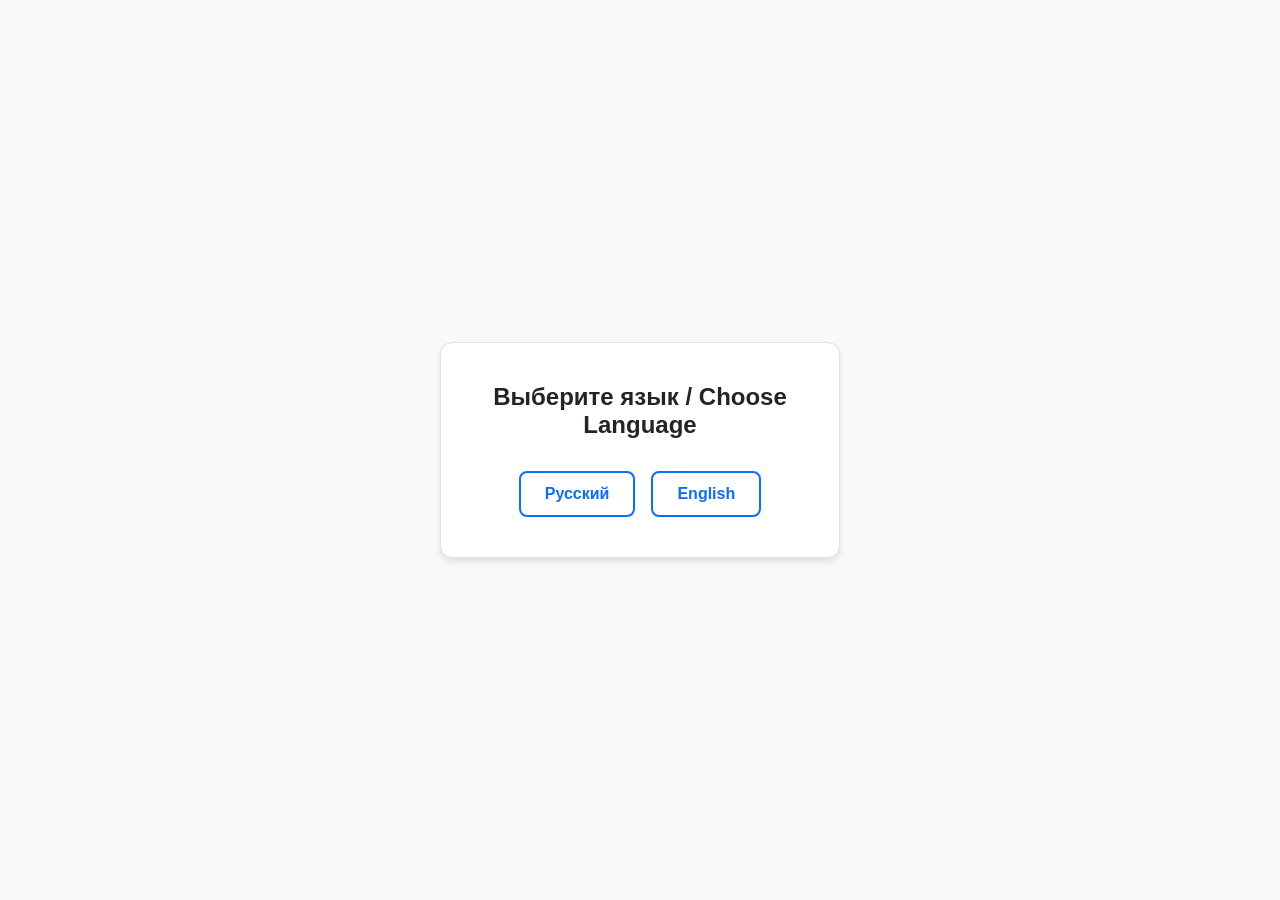
<file: index.html>
<!DOCTYPE html>
<html lang="ru">
<head>
    <meta charset="UTF-8">
    <meta name="viewport" content="width=device-width, initial-scale=1.0">
    <title>Alcyone - Language Selection</title>
    <link rel="icon" type="image/png" sizes="512x512" href="./icon.png">
    <link rel="apple-touch-icon" href="./icon.png">
    <script>
        if (localStorage.getItem('comic_theme') === 'dark') {
            document.documentElement.classList.add('dark-theme');
        }
        if (window.innerWidth > 768) {
            const savedMode = localStorage.getItem('comic_view_mode') || 'full';
            document.documentElement.classList.add('mode-' + savedMode);
        } else {
            document.documentElement.classList.add('mode-full');
        }
    </script>
    <link rel="stylesheet" href="./assets/css/style.css">
    
    <!-- Yandex.Metrika counter -->
    <script type="text/javascript">
        (function(m,e,t,r,i,k,a){
            m[i]=m[i]||function(){(m[i].a=m[i].a||[]).push(arguments)};
            m[i].l=1*new Date();
            for (var j = 0; j < document.scripts.length; j++) {if (document.scripts[j].src === r) { return; }}
            k=e.createElement(t),a=e.getElementsByTagName(t)[0],k.async=1,k.src=r,a.parentNode.insertBefore(k,a)
        })(window, document,'script','https://mc.yandex.ru/metrika/tag.js?id=113884728', 'ym');

        ym(113884728, 'init', {ssr:true, webvisor:true, clickmap:true, ecommerce:"dataLayer", referrer: document.referrer, url: location.href, accurateTrackBounce:true, trackLinks:true});
    </script>
    <noscript><div><img src="https://mc.yandex.ru/watch/113884728" style="position:absolute; left:-9999px;" alt="" /></div></noscript>
    <!-- /Yandex.Metrika counter -->
</head>
<body class="gateway-body">
    <div class="gateway-container">
        <h1>Выберите язык / Choose Language</h1>
        <div class="gateway-buttons">
            <button class="lang-btn" data-lang="ru">Русский</button>
            <button class="lang-btn" data-lang="en">English</button>
        </div>
    </div>
    <script src="./assets/js/main.js"></script>
</body>
</html>
</file>
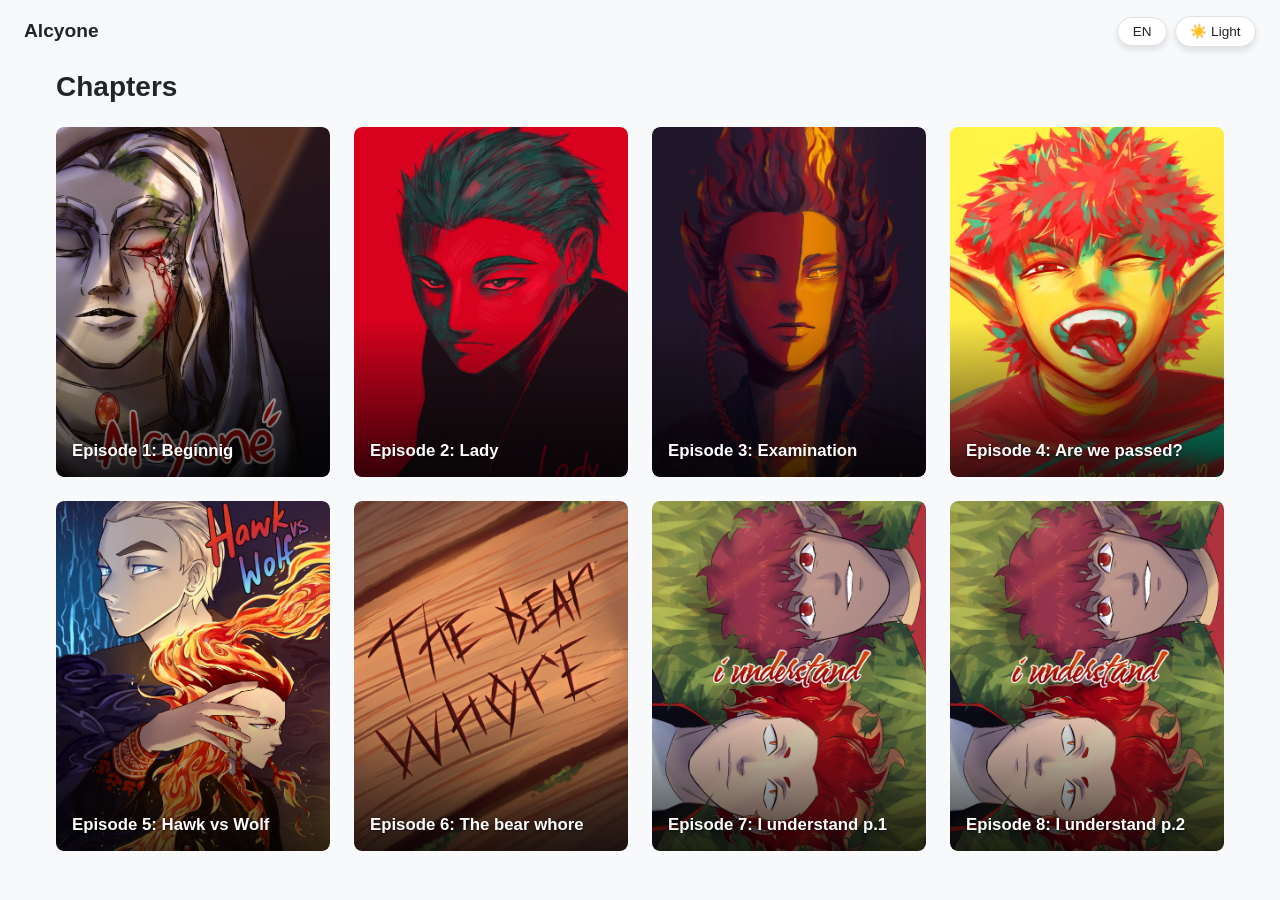
<file: en/index.html>
<!DOCTYPE html>
<html lang="en">
<head>
    <meta charset="UTF-8">
    <meta name="viewport" content="width=device-width, initial-scale=1.0">
    <title>Alcyone</title>
    <link rel="icon" type="image/png" sizes="512x512" href="../icon.png">
    <link rel="apple-touch-icon" href="../icon.png">
    <script>
        if (localStorage.getItem('comic_theme') === 'dark') {
            document.documentElement.classList.add('dark-theme');
        }
        if (window.innerWidth > 768) {
            const savedMode = localStorage.getItem('comic_view_mode') || 'full';
            document.documentElement.classList.add('mode-' + savedMode);
        } else {
            document.documentElement.classList.add('mode-full');
        }
    </script>
    <link rel="stylesheet" href="../assets/css/style.css">

    <!-- Yandex.Metrika counter -->
    <script type="text/javascript">
        (function(m,e,t,r,i,k,a){
            m[i]=m[i]||function(){(m[i].a=m[i].a||[]).push(arguments)};
            m[i].l=1*new Date();
            for (var j = 0; j < document.scripts.length; j++) {if (document.scripts[j].src === r) { return; }}
            k=e.createElement(t),a=e.getElementsByTagName(t)[0],k.async=1,k.src=r,a.parentNode.insertBefore(k,a)
        })(window, document,'script','https://mc.yandex.ru/metrika/tag.js?id=113884728', 'ym');

        ym(113884728, 'init', {ssr:true, webvisor:true, clickmap:true, ecommerce:"dataLayer", referrer: document.referrer, url: location.href, accurateTrackBounce:true, trackLinks:true});
    </script>
    <noscript><div><img src="https://mc.yandex.ru/watch/113884728" style="position:absolute; left:-9999px;" alt="" /></div></noscript>
    <!-- /Yandex.Metrika counter -->
</head>
<body>
    <header class="site-header">
        <a href="index.html" class="site-title">Alcyone</a>
        <div class="header-controls">
            <button id="lang-switch" class="icon-btn">EN</button>
            <button id="theme-toggle" class="icon-btn">☀️ Light</button>
        </div>
    </header>

    <main class="container">
        <h2 class="section-title">Chapters</h2>
        <div id="chapters-grid" class="chapters-grid"></div>
    </main>

    <script>
        document.addEventListener('DOMContentLoaded', async () => {
            const res = await fetch('config.json');
            const data = await res.json();
            const grid = document.getElementById('chapters-grid');
            
            data.chapters.forEach(ch => {
                const card = document.createElement('a');
                card.href = `reader.html?ch=${ch.id}&p=1`;
                card.className = 'chapter-card';
                card.innerHTML = `
                    <div class="chapter-cover-wrapper">
                        <img src="${ch.cover}" alt="${ch.title}" class="chapter-cover" loading="lazy">
                        <div class="chapter-info">
                            <h3>${ch.title}</h3>
                        </div>
                    </div>
                `;
                grid.appendChild(card);
            });
        });
    </script>
    <script src="../assets/js/main.js"></script>
</body>
</html>
</file>
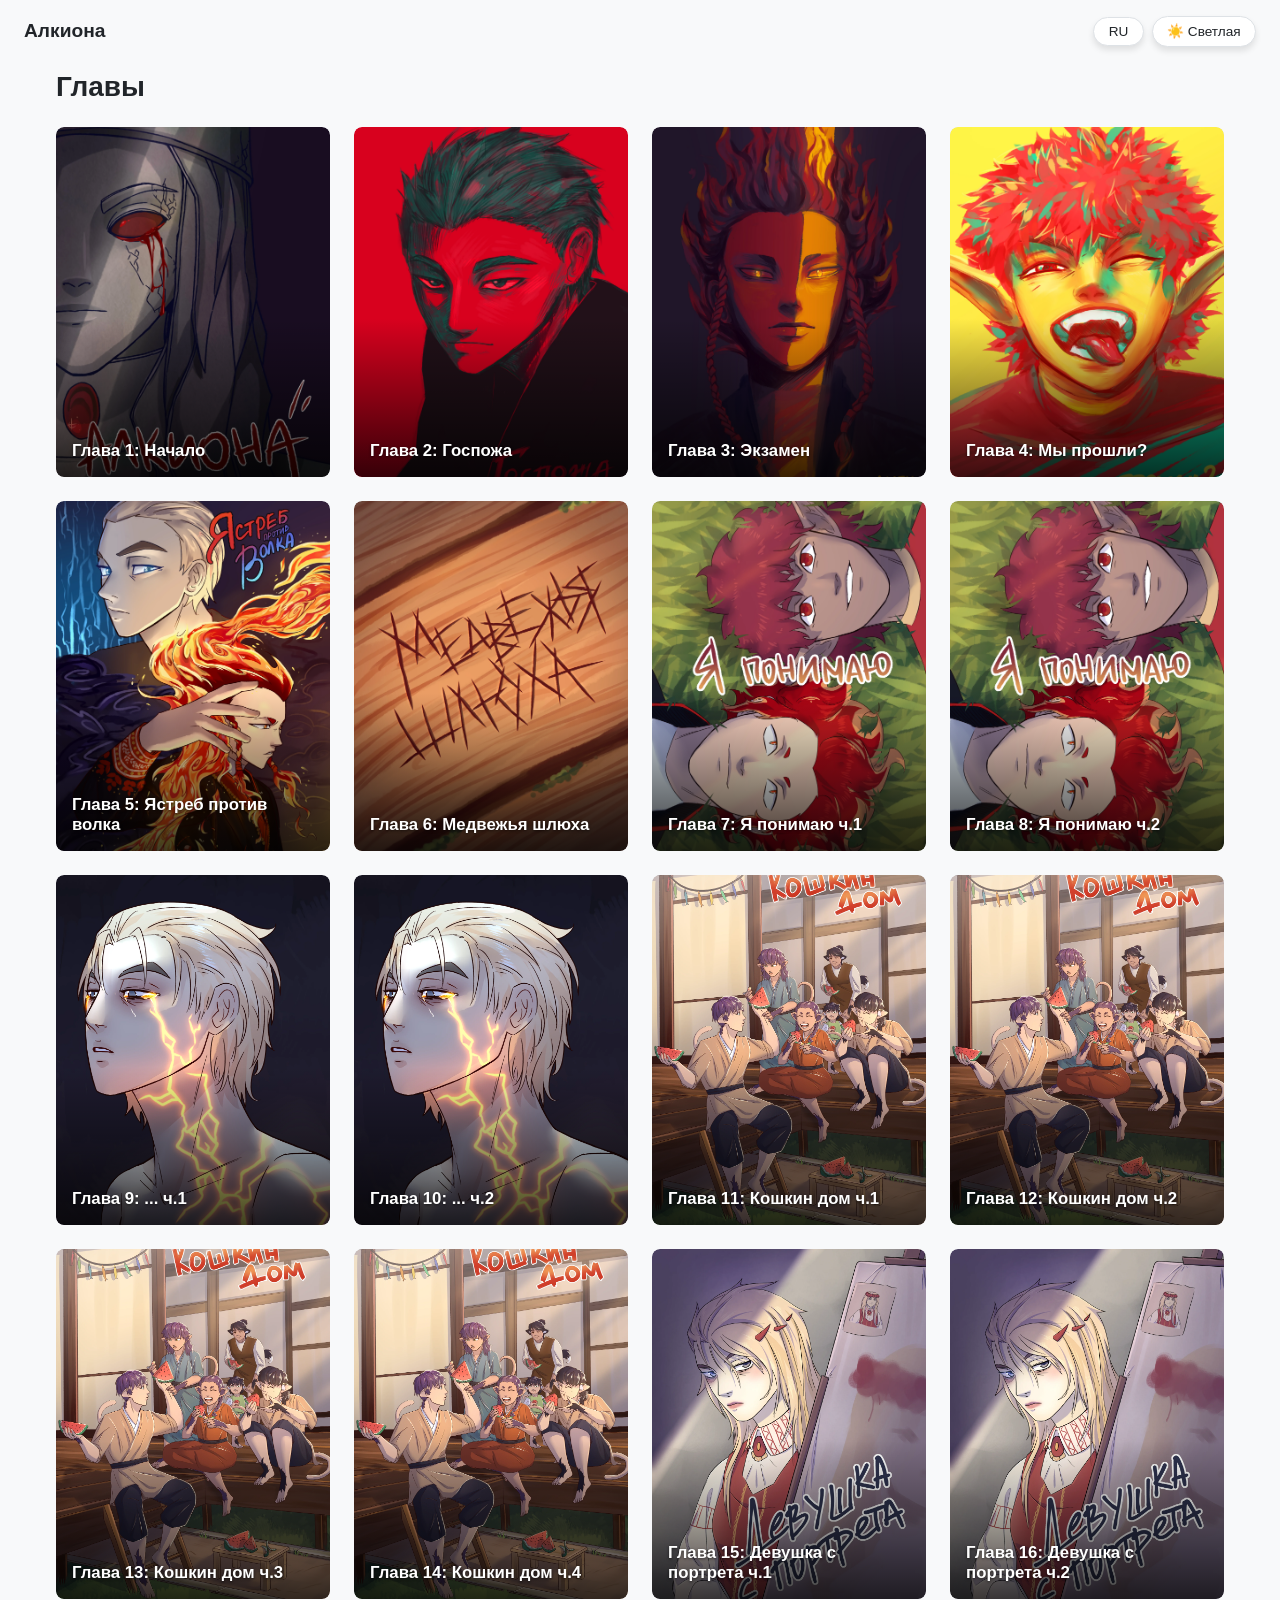
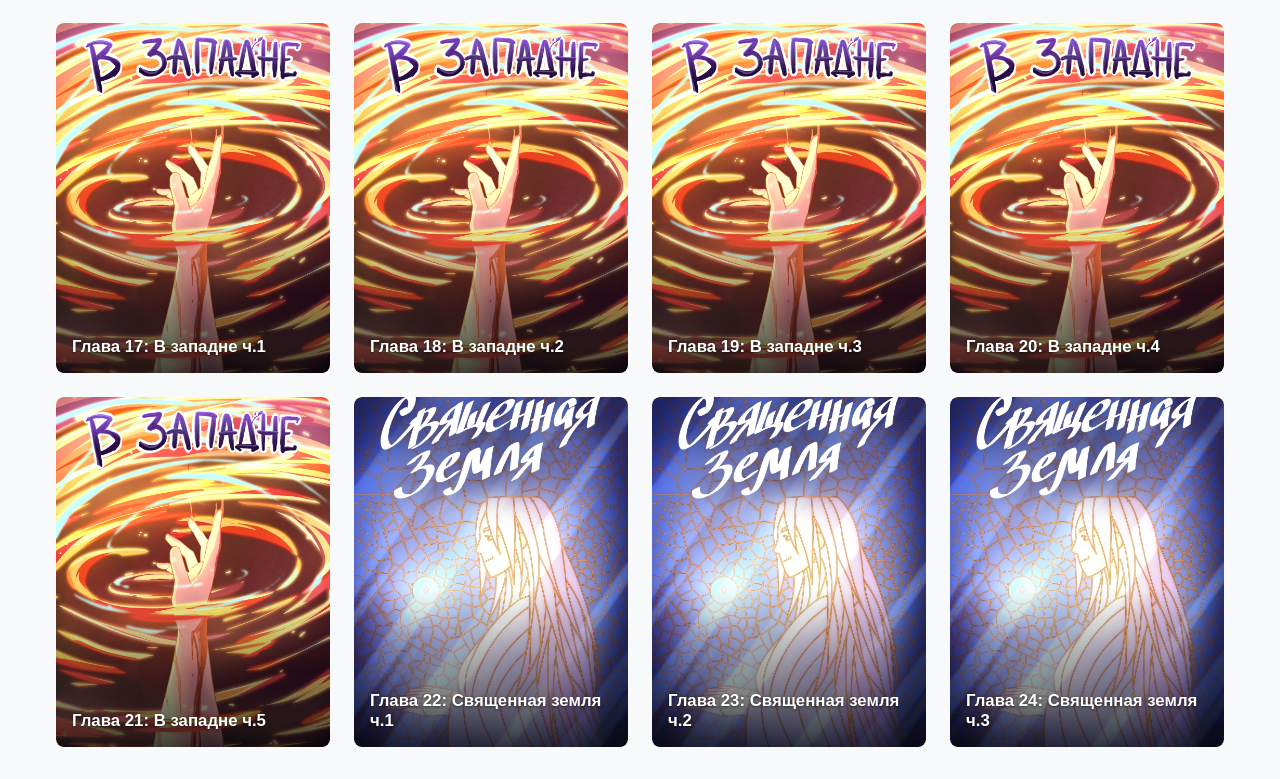
<file: ru/index.html>
<!DOCTYPE html>
<html lang="ru">
<head>
    <meta charset="UTF-8">
    <meta name="viewport" content="width=device-width, initial-scale=1.0">
    <title>Алкиона</title>
    <link rel="icon" type="image/png" sizes="512x512" href="../icon.png">
    <link rel="apple-touch-icon" href="../icon.png">
    <script>
        if (localStorage.getItem('comic_theme') === 'dark') {
            document.documentElement.classList.add('dark-theme');
        }
        if (window.innerWidth > 768) {
            const savedMode = localStorage.getItem('comic_view_mode') || 'full';
            document.documentElement.classList.add('mode-' + savedMode);
        } else {
            document.documentElement.classList.add('mode-full');
        }
    </script>
    <link rel="stylesheet" href="../assets/css/style.css">

    <!-- Yandex.Metrika counter -->
    <script type="text/javascript">
        (function(m,e,t,r,i,k,a){
            m[i]=m[i]||function(){(m[i].a=m[i].a||[]).push(arguments)};
            m[i].l=1*new Date();
            for (var j = 0; j < document.scripts.length; j++) {if (document.scripts[j].src === r) { return; }}
            k=e.createElement(t),a=e.getElementsByTagName(t)[0],k.async=1,k.src=r,a.parentNode.insertBefore(k,a)
        })(window, document,'script','https://mc.yandex.ru/metrika/tag.js?id=113884728', 'ym');

        ym(113884728, 'init', {ssr:true, webvisor:true, clickmap:true, ecommerce:"dataLayer", referrer: document.referrer, url: location.href, accurateTrackBounce:true, trackLinks:true});
    </script>
    <noscript><div><img src="https://mc.yandex.ru/watch/113884728" style="position:absolute; left:-9999px;" alt="" /></div></noscript>
    <!-- /Yandex.Metrika counter -->
</head>
<body>
    <header class="site-header">
        <a href="index.html" class="site-title">Алкиона</a>
        <div class="header-controls">
            <button id="lang-switch" class="icon-btn">RU</button>
            <button id="theme-toggle" class="icon-btn">☀️ Светлая</button>
        </div>
    </header>

    <main class="container">
        <h2 class="section-title">Главы</h2>
        <div id="chapters-grid" class="chapters-grid"></div>
    </main>

    <script>
        document.addEventListener('DOMContentLoaded', async () => {
            const res = await fetch('config.json');
            const data = await res.json();
            const grid = document.getElementById('chapters-grid');
            
            data.chapters.forEach(ch => {
                const card = document.createElement('a');
                card.href = `reader.html?ch=${ch.id}&p=1`;
                card.className = 'chapter-card';
                card.innerHTML = `
                    <div class="chapter-cover-wrapper">
                        <img src="${ch.cover}" alt="${ch.title}" class="chapter-cover" loading="lazy">
                        <div class="chapter-info">
                            <h3>${ch.title}</h3>
                        </div>
                    </div>
                `;
                grid.appendChild(card);
            });
        });
    </script>
    <script src="../assets/js/main.js"></script>
</body>
</html>
</file>
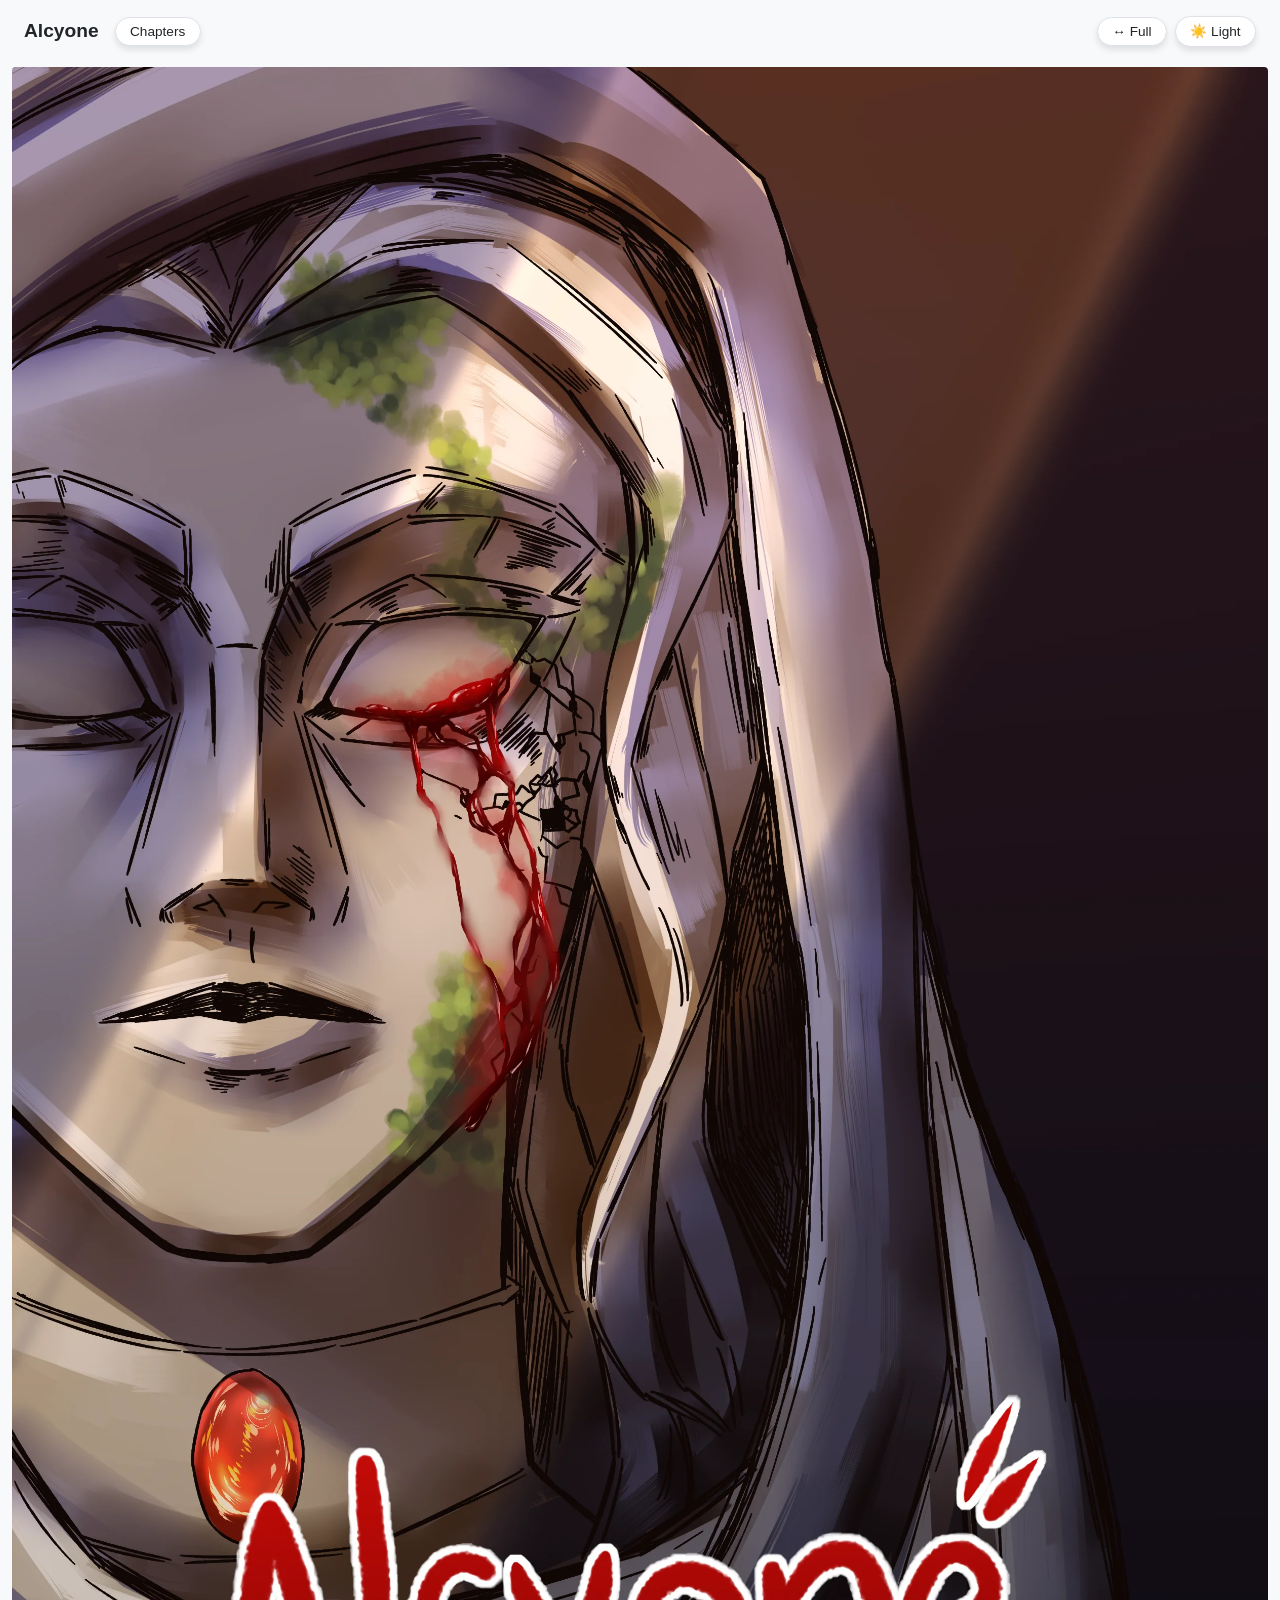
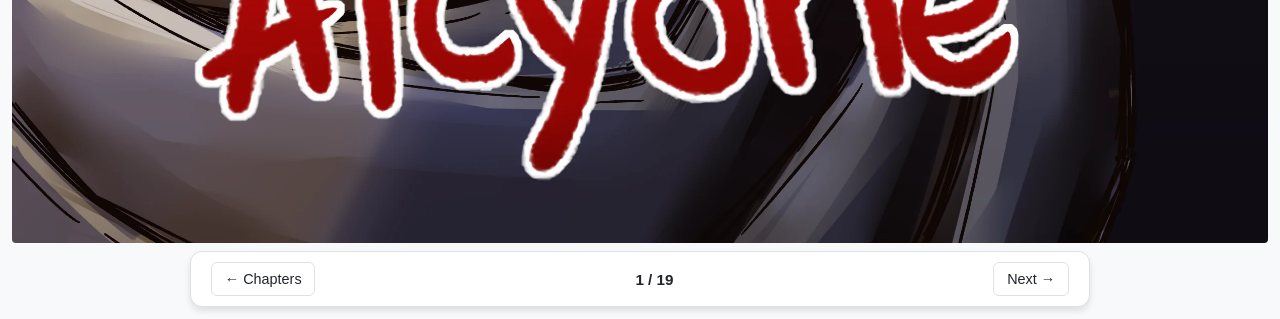
<file: en/reader.html>
<!DOCTYPE html>
<html lang="en">
<head>
    <meta charset="UTF-8">
    <meta name="viewport" content="width=device-width, initial-scale=1.0">
    <link rel="icon" type="image/png" sizes="512x512" href="../icon.png">
    <link rel="apple-touch-icon" href="../icon.png">
    <title>Comic Reader — Alcyone</title>
    <script>
        if (localStorage.getItem('comic_theme') === 'dark') {
            document.documentElement.classList.add('dark-theme');
        }
        if (window.innerWidth > 768) {
            const savedMode = localStorage.getItem('comic_view_mode') || 'full';
            document.documentElement.classList.add('mode-' + savedMode);
        } else {
            document.documentElement.classList.add('mode-full');
        }
    </script>
    <link rel="stylesheet" href="../assets/css/style.css">

    <!-- Yandex.Metrika counter -->
    <script type="text/javascript">
        (function(m,e,t,r,i,k,a){
            m[i]=m[i]||function(){(m[i].a=m[i].a||[]).push(arguments)};
            m[i].l=1*new Date();
            for (var j = 0; j < document.scripts.length; j++) {if (document.scripts[j].src === r) { return; }}
            k=e.createElement(t),a=e.getElementsByTagName(t)[0],k.async=1,k.src=r,a.parentNode.insertBefore(k,a)
        })(window, document,'script','https://mc.yandex.ru/metrika/tag.js?id=113884728', 'ym');

        ym(113884728, 'init', {ssr:true, webvisor:true, clickmap:true, ecommerce:"dataLayer", referrer: document.referrer, url: location.href, accurateTrackBounce:true, trackLinks:true});
    </script>
    <noscript><div><img src="https://mc.yandex.ru/watch/113884728" style="position:absolute; left:-9999px;" alt="" /></div></noscript>
    <!-- /Yandex.Metrika counter -->
</head>
<body>
    <header class="site-header">
        <div class="header-left">
            <a href="index.html" class="site-title">Alcyone</a>
            <button id="chapters-btn" class="icon-btn">Chapters</button>
        </div>
        <div class="header-controls">
            <button id="mode-toggle" class="icon-btn">↔️ Full</button>
            <button id="theme-toggle" class="icon-btn">☀️ Light</button>
        </div>
    </header>

    <div class="reader-container">
        <div id="comic-view" class="comic-view">
            <img id="comic-page-img" class="comic-image" src="" alt="Comic page">
        </div>

        <div class="reader-nav-panel">
            <button id="back-btn" class="nav-btn">← Chapters</button>
            <button id="progress-btn" class="progress-btn">1 / 15</button>
            <button id="next-chapter-btn" class="nav-btn">Next →</button>
        </div>
    </div>

    <!-- Боковая панель со списком глав -->
    <div id="chapters-overlay" class="chapters-overlay"></div>
    <nav id="chapters-drawer" class="chapters-drawer">
        <div class="chapters-drawer-header">
            <h3 id="chapters-drawer-title">Chapters</h3>
            <button id="chapters-close" class="close-modal">&times;</button>
        </div>
        <div id="chapters-list" class="chapters-drawer-list"></div>
    </nav>

    <!-- Модальное окно быстрого перехода по страницам -->
    <div id="pages-modal" class="modal">
        <div class="modal-content">
            <div class="modal-header">
                <h3>Select Page</h3>
                <button id="close-modal" class="close-modal">&times;</button>
            </div>
            <div id="pages-grid" class="pages-grid"></div>
        </div>
    </div>

    <script src="../assets/js/main.js"></script>
    <script src="../assets/js/reader.js"></script>
</body>
</html>
</file>
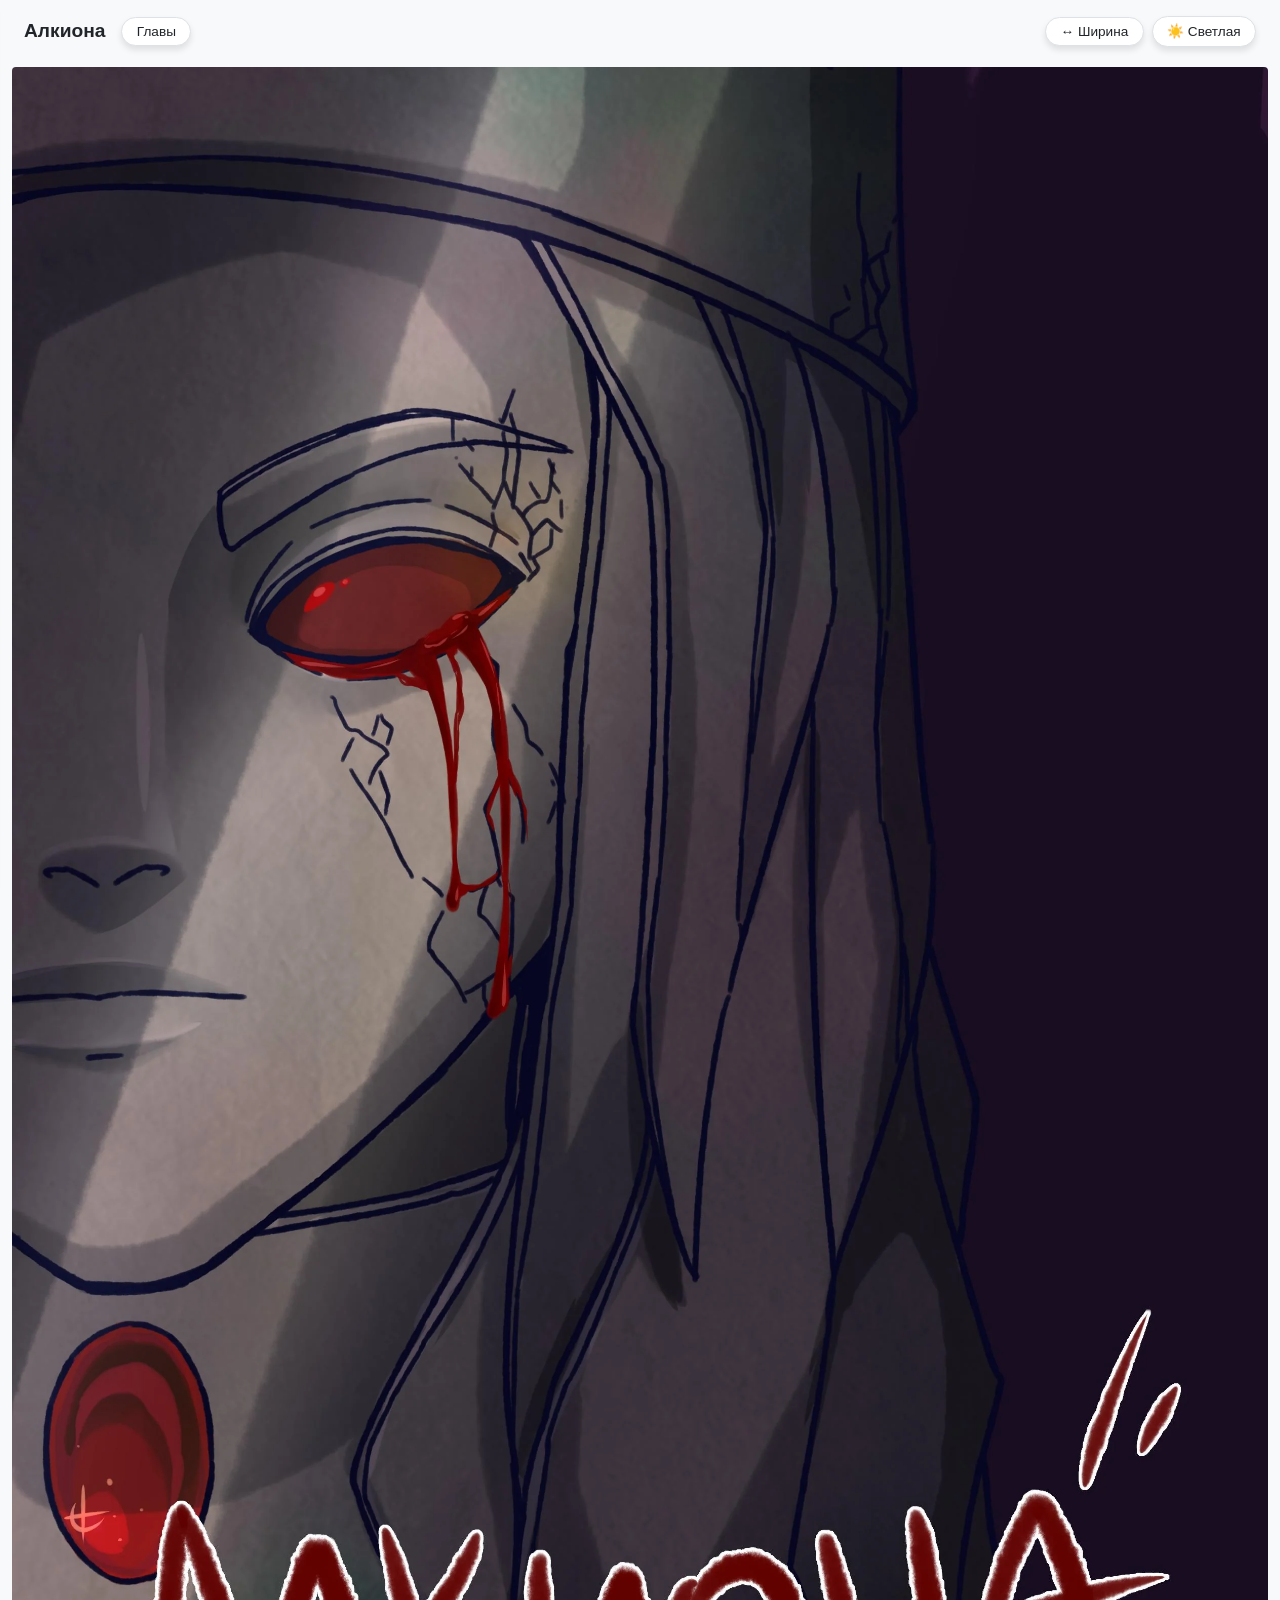
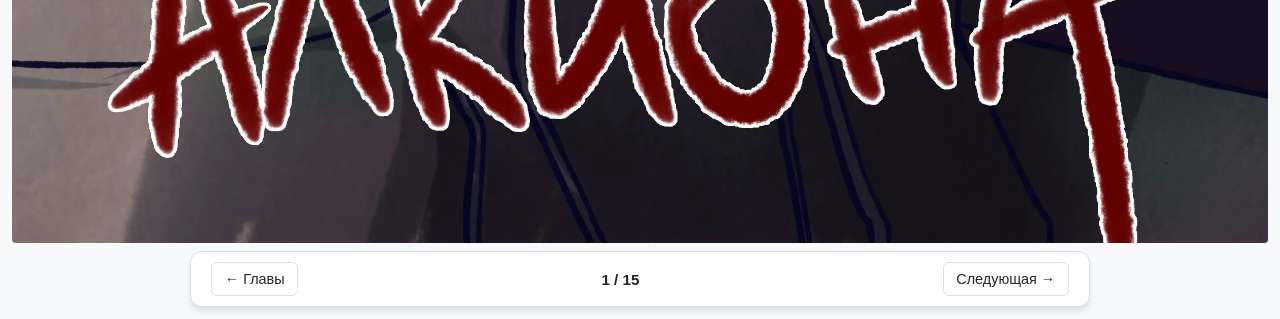
<file: ru/reader.html>
<!DOCTYPE html>
<html lang="ru">
<head>
    <meta charset="UTF-8">
    <meta name="viewport" content="width=device-width, initial-scale=1.0">
    <link rel="icon" type="image/png" sizes="512x512" href="../icon.png">
    <link rel="apple-touch-icon" href="../icon.png">
    <title>Чтение комикса — Алкиона</title>
    <script>
        if (localStorage.getItem('comic_theme') === 'dark') {
            document.documentElement.classList.add('dark-theme');
        }
        if (window.innerWidth > 768) {
            const savedMode = localStorage.getItem('comic_view_mode') || 'full';
            document.documentElement.classList.add('mode-' + savedMode);
        } else {
            document.documentElement.classList.add('mode-full');
        }
    </script>
    <link rel="stylesheet" href="../assets/css/style.css">

    <!-- Yandex.Metrika counter -->
    <script type="text/javascript">
        (function(m,e,t,r,i,k,a){
            m[i]=m[i]||function(){(m[i].a=m[i].a||[]).push(arguments)};
            m[i].l=1*new Date();
            for (var j = 0; j < document.scripts.length; j++) {if (document.scripts[j].src === r) { return; }}
            k=e.createElement(t),a=e.getElementsByTagName(t)[0],k.async=1,k.src=r,a.parentNode.insertBefore(k,a)
        })(window, document,'script','https://mc.yandex.ru/metrika/tag.js?id=113884728', 'ym');

        ym(113884728, 'init', {ssr:true, webvisor:true, clickmap:true, ecommerce:"dataLayer", referrer: document.referrer, url: location.href, accurateTrackBounce:true, trackLinks:true});
    </script>
    <noscript><div><img src="https://mc.yandex.ru/watch/113884728" style="position:absolute; left:-9999px;" alt="" /></div></noscript>
    <!-- /Yandex.Metrika counter -->
</head>
<body>
    <header class="site-header">
        <div class="header-left">
            <a href="index.html" class="site-title">Алкиона</a>
            <button id="chapters-btn" class="icon-btn">Главы</button>
        </div>
        <div class="header-controls">
            <button id="mode-toggle" class="icon-btn">↔️ Ширина</button>
            <button id="theme-toggle" class="icon-btn">☀️ Светлая</button>
        </div>
    </header>

    <div class="reader-container">
        <div id="comic-view" class="comic-view">
            <img id="comic-page-img" class="comic-image" src="" alt="Страница комикса">
        </div>

        <div class="reader-nav-panel">
            <button id="back-btn" class="nav-btn">← Главы</button>
            <button id="progress-btn" class="progress-btn">1 / 15</button>
            <button id="next-chapter-btn" class="nav-btn">Следующая →</button>
        </div>
    </div>

    <!-- Боковая панель со списком глав -->
    <div id="chapters-overlay" class="chapters-overlay"></div>
    <nav id="chapters-drawer" class="chapters-drawer">
        <div class="chapters-drawer-header">
            <h3 id="chapters-drawer-title">Главы</h3>
            <button id="chapters-close" class="close-modal">&times;</button>
        </div>
        <div id="chapters-list" class="chapters-drawer-list"></div>
    </nav>

    <!-- Модальное окно быстрого перехода по страницам -->
    <div id="pages-modal" class="modal">
        <div class="modal-content">
            <div class="modal-header">
                <h3>Выбрать страницу</h3>
                <button id="close-modal" class="close-modal">&times;</button>
            </div>
            <div id="pages-grid" class="pages-grid"></div>
        </div>
    </div>

    <script src="../assets/js/main.js"></script>
    <script src="../assets/js/reader.js"></script>
</body>
</html>
</file>
<file: assets/css/style.css>
:root {
    --bg-color: #f8f9fa;
    --text-color: #212529;
    --card-bg: #ffffff;
    --card-border: #dee2e6;
    --primary-color: #0d6efd;
    --primary-hover: #0b5ed7;
    --header-bg: transparent;
    --header-border: none;
    --modal-bg: rgba(0, 0, 0, 0.5);
    --modal-content-bg: #ffffff;
    --shadow: 0 4px 6px rgba(0, 0, 0, 0.1);
}

html.dark-theme, body.dark-theme {
    --bg-color: #121212;
    --text-color: #e0e0e0;
    --card-bg: #1e1e1e;
    --card-border: #333333;
    --primary-color: #bb86fc;
    --primary-hover: #3700b3;
    --header-bg: transparent;
    --header-border: none;
    --modal-bg: rgba(0, 0, 0, 0.8);
    --modal-content-bg: #1e1e1e;
    --shadow: 0 4px 6px rgba(0, 0, 0, 0.5);
}

* {
    box-sizing: border-box;
    margin: 0;
    padding: 0;
    transition: background-color 0.3s ease, color 0.3s ease;
}

html {
    background-color: var(--bg-color);
    color: var(--text-color);
    min-height: 100vh;
}

body {
    font-family: -apple-system, BlinkMacSystemFont, "Segoe UI", Roboto, Helvetica, Arial, sans-serif;
    background-color: var(--bg-color);
    color: var(--text-color);
    min-height: 100vh;
    display: flex;
    flex-direction: column;
}

/* Шлюз выбора языка */
.gateway-body {
    display: flex;
    justify-content: center;
    align-items: center;
    height: 100vh;
}

.gateway-container {
    text-align: center;
    padding: 2.5rem;
    background: var(--card-bg);
    border: 1px solid var(--card-border);
    border-radius: 12px;
    box-shadow: var(--shadow);
    max-width: 400px;
    width: 90%;
}

.gateway-container h1 {
    font-size: 1.5rem;
    margin-bottom: 2rem;
}

.gateway-buttons {
    display: flex;
    gap: 1rem;
    justify-content: center;
}

.lang-btn {
    padding: 0.75rem 1.5rem;
    font-size: 1rem;
    font-weight: 600;
    border: 2px solid var(--primary-color);
    background-color: transparent;
    color: var(--primary-color);
    border-radius: 8px;
    cursor: pointer;
    transition: all 0.2s ease;
}

.lang-btn:hover {
    background-color: var(--primary-color);
    color: #fff;
}

/* Шапка сайта */
.site-header {
    display: flex;
    justify-content: space-between;
    align-items: center;
    padding: 1rem 1.5rem;
    background-color: transparent;
    border-bottom: none;
    flex-shrink: 0;
    width: 100%;
}

.header-left {
    display: flex;
    align-items: center;
    gap: 1rem;
}

.site-title {
    font-size: 1.2rem;
    font-weight: 700;
    text-decoration: none;
    color: var(--text-color);
}

.header-controls {
    display: flex;
    gap: 0.5rem;
    align-items: center;
}

.icon-btn {
    background: var(--card-bg);
    border: 1px solid var(--card-border);
    padding: 0.4rem 0.9rem;
    border-radius: 50px;
    cursor: pointer;
    color: var(--text-color);
    font-size: 0.85rem;
    box-shadow: var(--shadow);
}

.icon-btn:hover {
    border-color: var(--primary-color);
    color: var(--primary-color);
}

/* Выезжающая панель со списком глав (Drawer) */
.chapters-overlay {
    display: none;
    position: fixed;
    top: 0;
    left: 0;
    width: 100%;
    height: 100%;
    background-color: var(--modal-bg);
    z-index: 2000;
    opacity: 0;
    transition: opacity 0.3s ease;
}

.chapters-overlay.active {
    display: block;
    opacity: 1;
}

.chapters-drawer {
    position: fixed;
    top: 0;
    left: -340px;
    width: 320px;
    max-width: 85vw;
    height: 100%;
    background-color: var(--card-bg);
    border-right: 1px solid var(--card-border);
    box-shadow: 0 0 20px rgba(0, 0, 0, 0.2);
    z-index: 2001;
    display: flex;
    flex-direction: column;
    transition: left 0.3s ease;
}

.chapters-drawer.active {
    left: 0;
}

.chapters-drawer-header {
    display: flex;
    justify-content: space-between;
    align-items: center;
    padding: 1.25rem 1.5rem;
    border-bottom: 1px solid var(--card-border);
}

.chapters-drawer-header h3 {
    font-size: 1.15rem;
    font-weight: 600;
    color: var(--text-color);
}

.chapters-drawer-list {
    flex: 1;
    overflow-y: auto;
    padding: 0.5rem 0;
}

.chapter-drawer-item {
    display: block;
    padding: 0.9rem 1.5rem;
    color: var(--text-color);
    text-decoration: none;
    font-size: 0.95rem;
    border-bottom: 1px solid var(--card-border);
    transition: background-color 0.2s ease, color 0.2s ease;
}

.chapter-drawer-item:hover {
    background-color: var(--card-border);
    color: var(--primary-color);
}

.chapter-drawer-item.active {
    background-color: var(--primary-color);
    color: #ffffff;
    font-weight: 600;
    border-color: var(--primary-color);
}

/* Сетка глав */
.container {
    max-width: 1200px;
    margin: 0 auto;
    padding: 0.5rem 1rem 2rem 1rem;
    flex: 1;
    width: 100%;
}

.section-title {
    margin-bottom: 1.5rem;
    font-size: 1.75rem;
}

.chapters-grid {
    display: grid;
    grid-template-columns: repeat(auto-fill, minmax(250px, 1fr));
    gap: 1.5rem;
}

.chapter-card {
    background-color: transparent;
    border: none;
    border-radius: 8px;
    overflow: hidden;
    text-decoration: none;
    color: var(--text-color);
    box-shadow: none;
    transition: transform 0.2s ease;
    display: flex;
    flex-direction: column;
}

.chapter-card:hover {
    transform: translateY(-4px);
}

.chapter-cover-wrapper {
    position: relative;
    width: 100%;
    height: 350px;
    border-radius: 8px;
    overflow: hidden;
    box-shadow: var(--shadow);
    background-color: var(--card-border);
}

.chapter-cover {
    width: 100%;
    height: 100%;
    object-fit: cover;
    display: block;
}

.chapter-cover-wrapper::after {
    content: '';
    position: absolute;
    bottom: 0;
    left: 0;
    width: 100%;
    height: 45%;
    background: linear-gradient(to top, rgba(0, 0, 0, 0.75), transparent);
    pointer-events: none;
}

.chapter-info {
    position: absolute;
    bottom: 0;
    left: 0;
    width: 100%;
    padding: 1rem;
    z-index: 2;
}

.chapter-info h3 {
    font-size: 1.05rem;
    font-weight: 600;
    color: #ffffff;
    text-shadow: 0 1px 3px rgba(0, 0, 0, 0.6);
}

/* Экран читалки */
.reader-container {
    flex: 1;
    display: flex;
    flex-direction: column;
    justify-content: space-between;
    align-items: center;
    padding: 0.25rem 0.75rem 0.75rem 0.75rem;
    position: relative;
    user-select: none;
    -webkit-user-select: none;
    height: calc(100vh - 65px);
    box-sizing: border-box;
    overflow: hidden;
    width: 100%;
}

.comic-view {
    flex: 1;
    display: flex;
    justify-content: center;
    align-items: center;
    width: 100%;
    height: 100%;
    cursor: pointer;
    overflow: hidden;
    min-height: 0;
    -webkit-touch-callout: none;
    -webkit-tap-highlight-color: transparent;
    user-select: none;
    -webkit-user-select: none;
}

/* Изображение комикса */
.comic-image {
    border-radius: 4px;
    box-shadow: var(--shadow);
    transition: max-width 0.2s ease, max-height 0.2s ease, width 0.2s ease;
    -webkit-touch-callout: none;
    -webkit-tap-highlight-color: transparent;
    user-select: none;
    -webkit-user-select: none;
    max-width: 100%;
    max-height: 100%;
    width: auto;
    height: auto;
    object-fit: contain;
}

html.mode-classic .comic-image {
    max-width: 90%;
    max-height: 82vh;
}

html.mode-full .comic-image {
    max-width: 100%;
    max-height: 100%;
}

/* Нижняя панель управления */
.reader-nav-panel {
    display: flex;
    justify-content: space-between;
    align-items: center;
    width: 100%;
    max-width: 900px;
    padding: 0.6rem 1.25rem;
    background-color: var(--card-bg);
    border: 1px solid var(--card-border);
    border-radius: 12px;
    box-shadow: var(--shadow);
    flex-shrink: 0;
    margin-top: 0.5rem;
}

.nav-btn {
    background-color: transparent;
    border: 1px solid var(--card-border);
    padding: 0.5rem 0.8rem;
    border-radius: 6px;
    color: var(--text-color);
    cursor: pointer;
    font-weight: 500;
    font-size: 0.9rem;
}

.nav-btn:hover {
    border-color: var(--primary-color);
    color: var(--primary-color);
}

.nav-btn.hidden {
    display: none !important;
}

.progress-btn {
    background: none;
    border: none;
    font-size: 0.95rem;
    font-weight: 600;
    color: var(--text-color);
    cursor: pointer;
    padding: 0.4rem 0.8rem;
    border-radius: 6px;
}

.progress-btn:hover {
    background-color: var(--card-border);
}

/* Модальное окно быстрого перехода по страницам */
.modal {
    display: none;
    position: fixed;
    z-index: 2000;
    left: 0;
    top: 0;
    width: 100%;
    height: 100%;
    background-color: var(--modal-bg);
    justify-content: center;
    align-items: center;
}

.modal.active {
    display: flex;
}

.modal-content {
    background-color: var(--modal-content-bg);
    padding: 1.5rem;
    border-radius: 16px;
    max-width: 450px;
    width: 90%;
    max-height: 80vh;
    overflow-y: auto;
    box-shadow: var(--shadow);
}

.modal-header {
    display: flex;
    justify-content: space-between;
    align-items: center;
    margin-bottom: 1.25rem;
}

.close-modal {
    background: none;
    border: none;
    font-size: 1.5rem;
    cursor: pointer;
    color: var(--text-color);
}

.pages-grid {
    display: flex;
    flex-wrap: wrap;
    gap: 0.6rem;
    justify-content: center;
}

.page-jump-btn {
    width: 42px;
    height: 42px;
    border-radius: 50%;
    border: 1px solid var(--card-border);
    background-color: var(--card-bg);
    color: var(--text-color);
    cursor: pointer;
    font-weight: 600;
    display: flex;
    align-items: center;
    justify-content: center;
    padding: 0;
    font-size: 0.9rem;
    box-shadow: var(--shadow);
}

.page-jump-btn:hover, .page-jump-btn.active {
    background-color: var(--primary-color);
    color: #fff;
    border-color: var(--primary-color);
}

/* Мобильные медиа-запросы (смартфоны) */
@media (max-width: 768px) {
    #mode-toggle {
        display: none !important;
    }

    .site-header {
        padding: 0.75rem 0.75rem;
    }

    .header-controls {
        gap: 0.35rem;
    }

    .icon-btn {
        padding: 0.35rem 0.75rem;
        font-size: 0.78rem;
    }

    .site-title {
        font-size: 1.1rem;
    }

    .reader-container {
        padding: 0.25rem 0.5rem 0.5rem 0.5rem;
        height: calc(100vh - 55px);
    }

    .reader-nav-panel {
        width: 100%;
        max-width: 100%;
        padding: 0.5rem 0.75rem;
        margin-top: 0.4rem;
    }

    .nav-btn {
        padding: 0.4rem 0.6rem;
        font-size: 0.82rem;
    }

    .progress-btn {
        font-size: 0.88rem;
        padding: 0.4rem 0.5rem;
    }

    .comic-image {
        max-width: 100% !important;
        max-height: 100% !important;
    }
}
</file>
